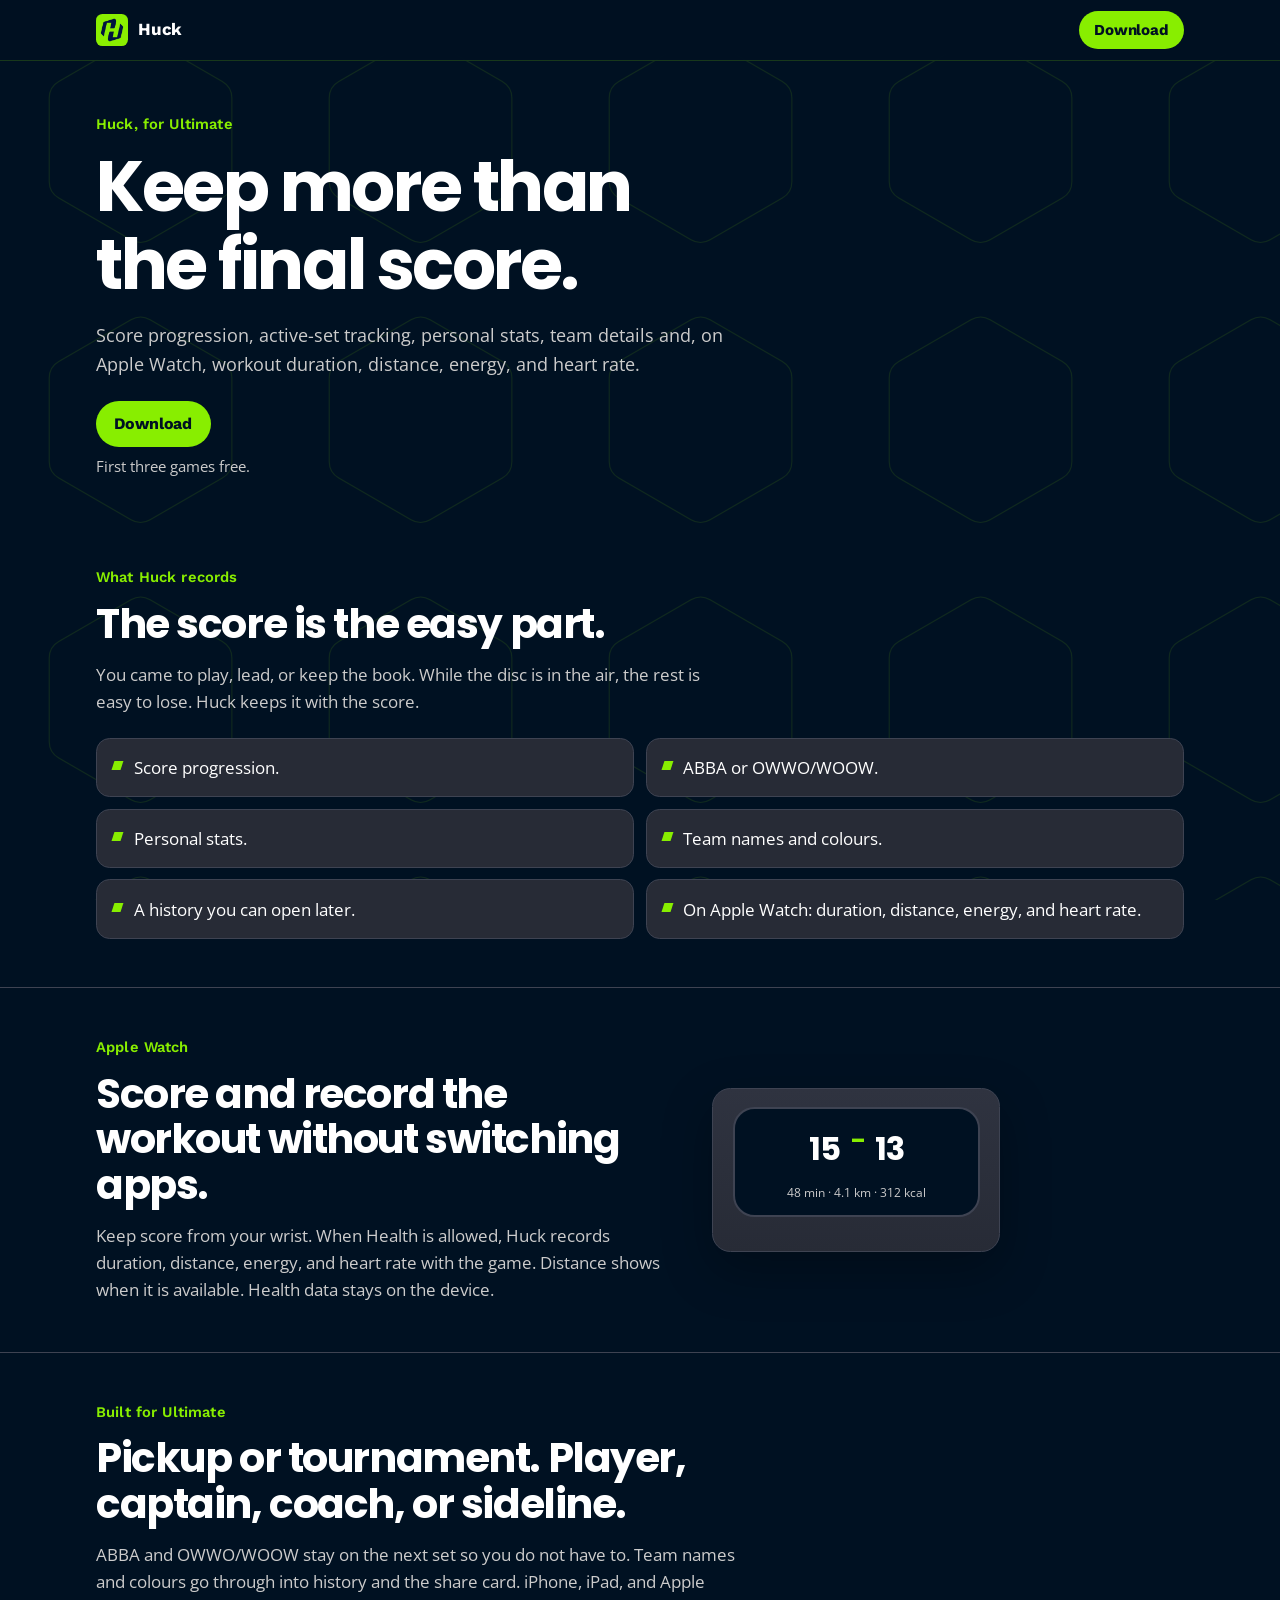
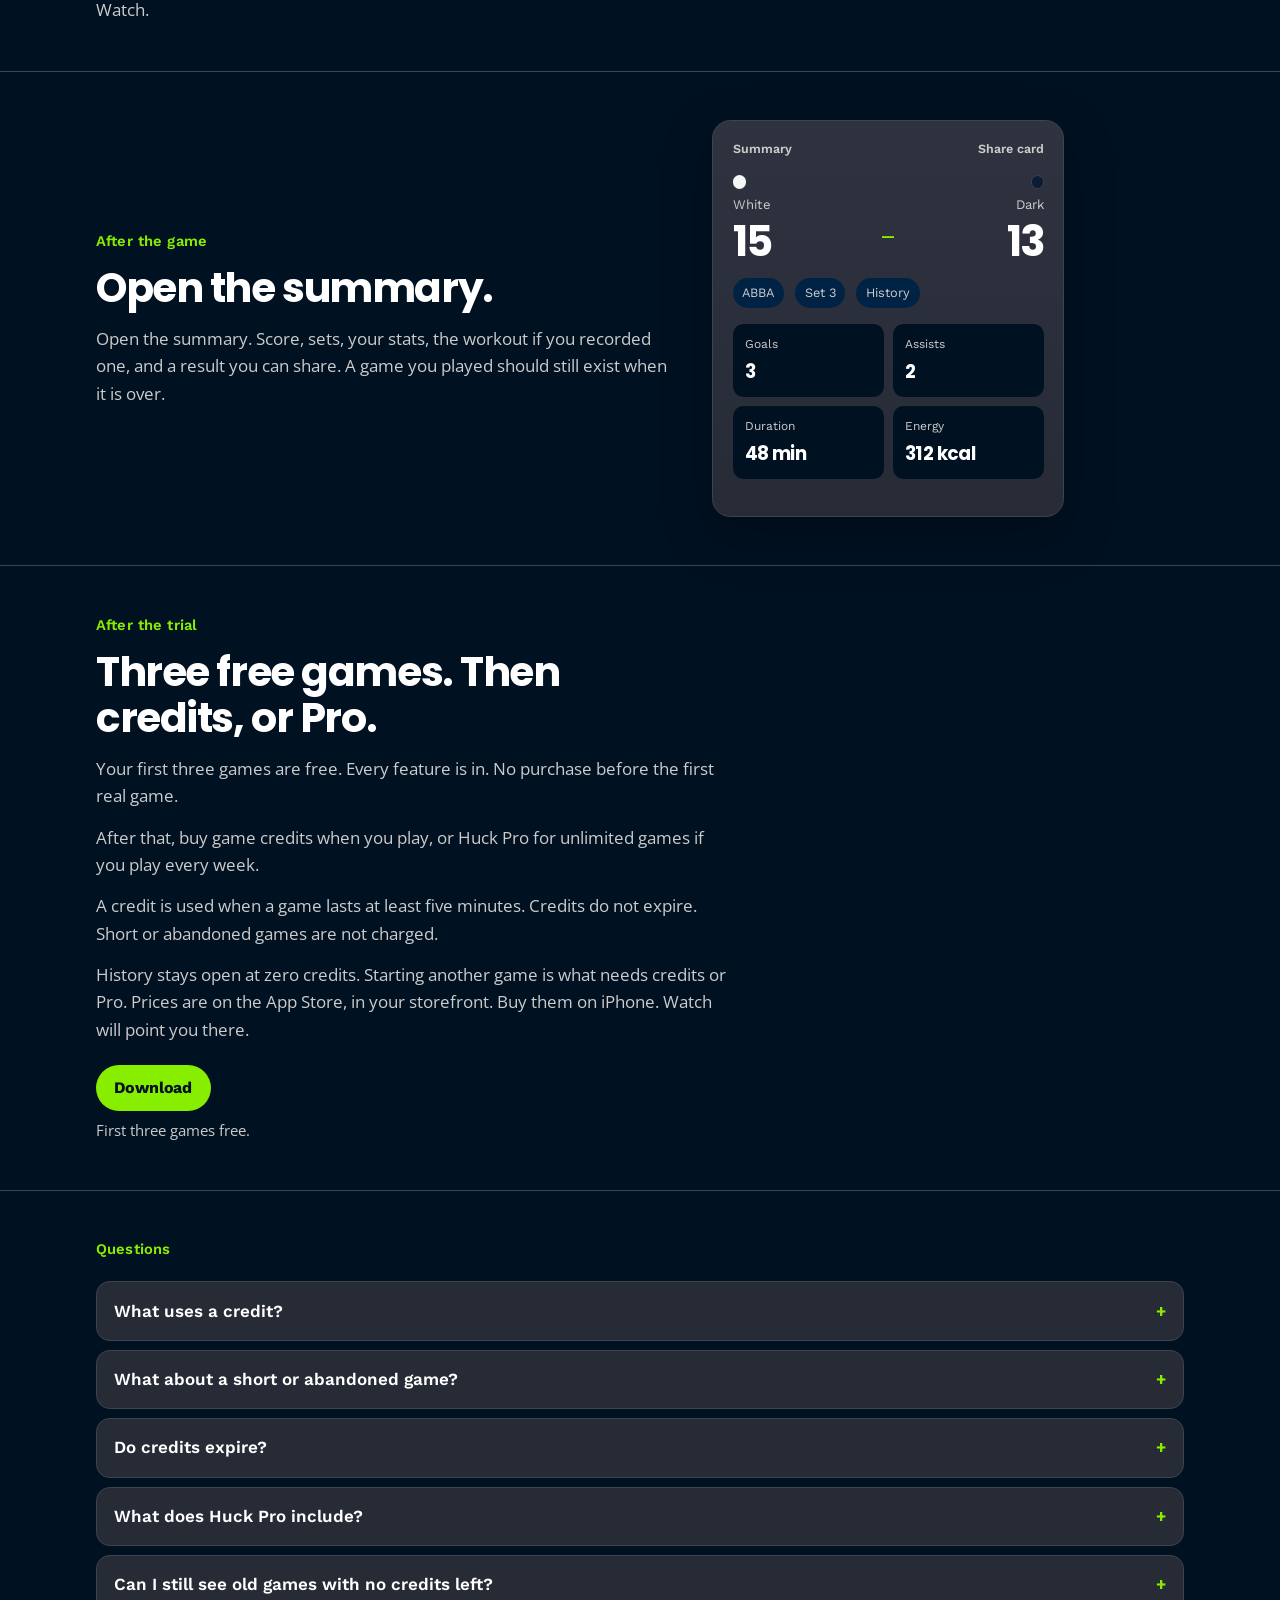
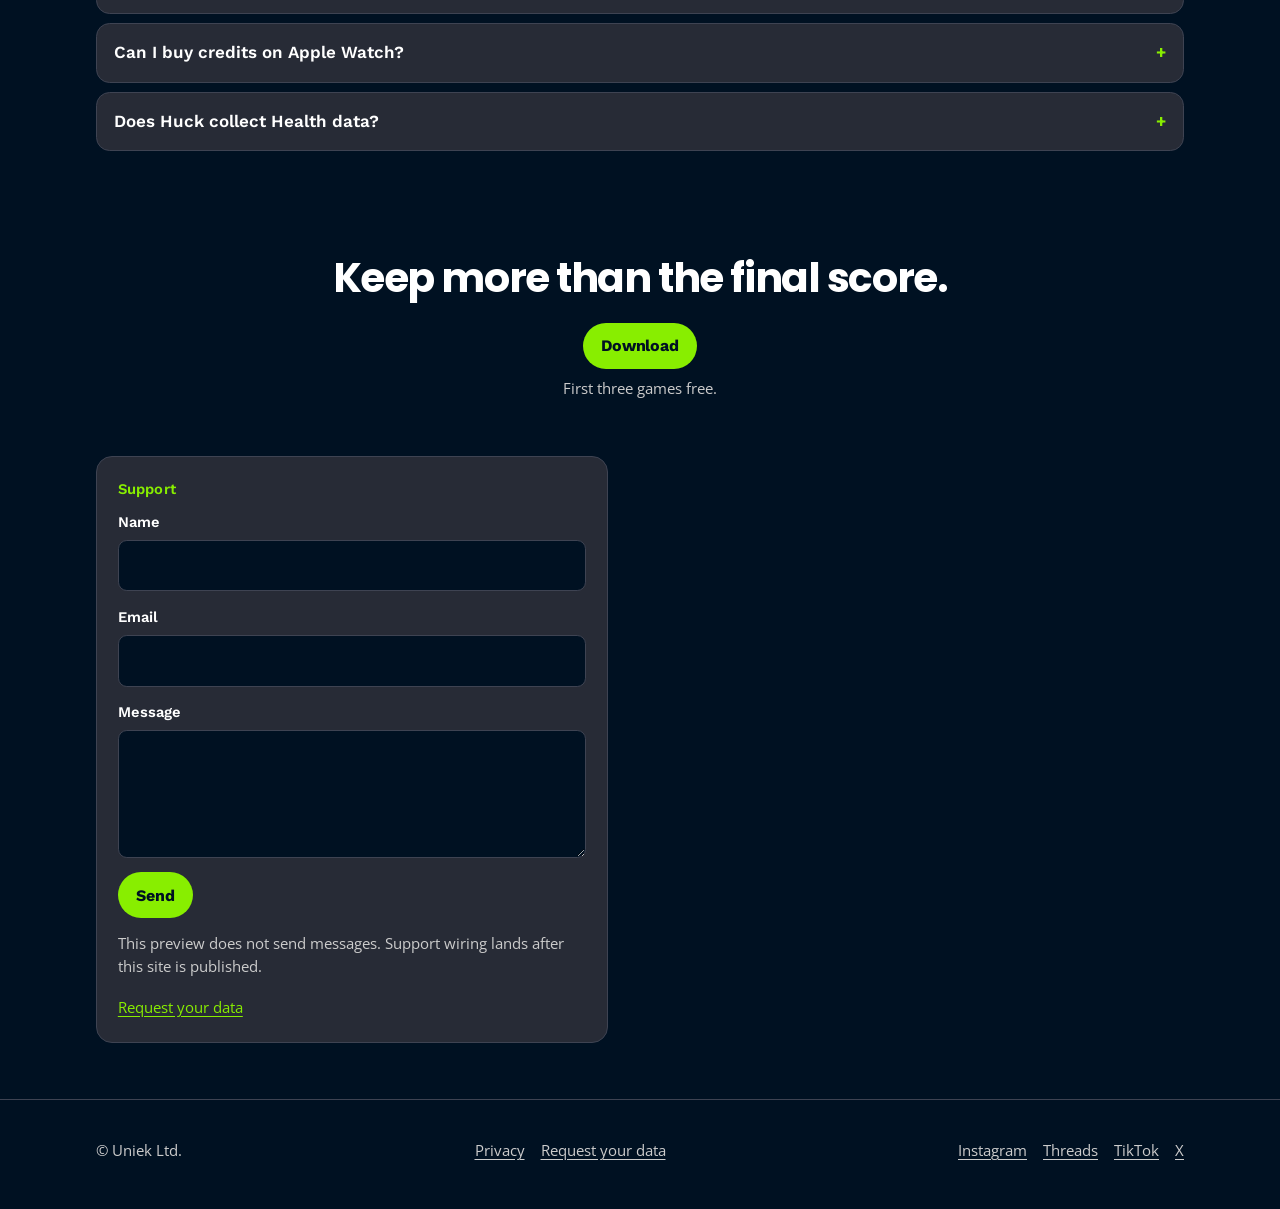
<file: index.html>
<!DOCTYPE html>
<html lang="en">
<head>
  <meta charset="utf-8">
  <meta name="viewport" content="width=device-width, initial-scale=1">
  <title>Huck</title>
  <meta name="description" content="Keep more than the final score. For Ultimate on iPhone, iPad, and Apple Watch. First three games free.">
  <meta name="theme-color" content="#001122">
  <meta property="og:title" content="Huck">
  <meta property="og:description" content="Keep more than the final score. For Ultimate on iPhone, iPad, and Apple Watch. First three games free.">
  <meta property="og:type" content="website">
  <meta property="og:image" content="assets/apple-touch-icon.png">
  <meta name="twitter:card" content="summary">
  <meta name="twitter:title" content="Huck">
  <meta name="twitter:description" content="Keep more than the final score. For Ultimate on iPhone, iPad, and Apple Watch. First three games free.">
  <link rel="icon" type="image/png" href="assets/favicon.png">
  <link rel="apple-touch-icon" href="assets/apple-touch-icon.png">
  <link rel="preconnect" href="https://fonts.googleapis.com">
  <link rel="preconnect" href="https://fonts.gstatic.com" crossorigin>
  <link rel="stylesheet" href="https://fonts.googleapis.com/css2?family=Open+Sans:ital,wght@0,400;0,600;1,400&family=Poppins:wght@600;700&family=Work+Sans:wght@500;600;700&display=swap">
  <link rel="stylesheet" href="css/styles.css">
</head>
<body>
  <a class="skip-link" href="#main">Skip to content</a>
  <header class="site-header">
    <div class="wrap">
      <a class="brand" href="./">
        <img src="assets/apple-touch-icon.png" width="32" height="32" alt="">
        Huck
      </a>
      <a class="button button-sm header-download" href="https://apps.apple.com/app/id6467775586">Download</a>
    </div>
  </header>

  <main id="main">
    <section class="hero">
      <div class="wrap">
        <p class="eyebrow">Huck, for Ultimate</p>
        <h1>Keep more than the final score.</h1>
        <p class="lede">Score progression, active-set tracking, personal stats, team details and, on Apple Watch, workout duration, distance, energy, and heart rate.</p>
        <p class="cta">
          <a class="button" href="https://apps.apple.com/app/id6467775586">Download</a>
          <span class="cta-note">First three games free.</span>
        </p>
      </div>
    </section>

    <section class="section" id="records">
      <div class="wrap">
        <p class="section-label">What Huck records</p>
        <h2>The score is the easy part.</h2>
        <div class="prose">
          <p>You came to play, lead, or keep the book. While the disc is in the air, the rest is easy to lose. Huck keeps it with the score.</p>
        </div>
        <ul class="record-list">
          <li>Score progression.</li>
          <li>ABBA or OWWO/WOOW.</li>
          <li>Personal stats.</li>
          <li>Team names and colours.</li>
          <li>A history you can open later.</li>
          <li>On Apple Watch: duration, distance, energy, and heart rate.</li>
        </ul>
      </div>
    </section>

    <section class="section" id="watch">
      <div class="wrap split">
        <div>
          <p class="section-label">Apple Watch</p>
          <h2>Score and record the workout without switching apps.</h2>
          <div class="prose">
            <p>Keep score from your wrist. When Health is allowed, Huck records duration, distance, energy, and heart rate with the game. Distance shows when it is available. Health data stays on the device.</p>
          </div>
        </div>
        <figure class="visual">
          <div class="watch-card" aria-hidden="true">
            <div class="watch-face">
              <div class="watch-score"><span>15</span><span class="score-sep">–</span><span>13</span></div>
              <p class="watch-metrics">48 min · 4.1 km · 312 kcal</p>
            </div>
          </div>
        </figure>
      </div>
    </section>

    <section class="section" id="ultimate">
      <div class="wrap">
        <p class="section-label">Built for Ultimate</p>
        <h2>Pickup or tournament. Player, captain, coach, or sideline.</h2>
        <div class="prose">
          <p>ABBA and OWWO/WOOW stay on the next set so you do not have to. Team names and colours go through into history and the share card. iPhone, iPad, and Apple Watch.</p>
        </div>
      </div>
    </section>

    <section class="section" id="summary">
      <div class="wrap split">
        <div>
          <p class="section-label">After the game</p>
          <h2>Open the summary.</h2>
          <div class="prose">
            <p>Open the summary. Score, sets, your stats, the workout if you recorded one, and a result you can share. A game you played should still exist when it is over.</p>
          </div>
        </div>
        <figure class="visual">
          <div class="share-card" role="img" aria-label="Placeholder summary card showing a 15–13 result, sets, personal stats, and a workout.">
            <p class="card-kicker"><span>Summary</span><span>Share card</span></p>
            <div class="teams">
              <div class="team">
                <span class="swatch swatch-white"></span>
                <span class="team-name">White</span>
                <span class="score">15</span>
              </div>
              <span class="score-sep">–</span>
              <div class="team team-away">
                <span class="swatch swatch-dark"></span>
                <span class="team-name">Dark</span>
                <span class="score">13</span>
              </div>
            </div>
            <div class="meta-row">
              <span class="pill">ABBA</span>
              <span class="pill">Set 3</span>
              <span class="pill">History</span>
            </div>
            <dl class="stat-grid">
              <div class="stat"><dt>Goals</dt><dd>3</dd></div>
              <div class="stat"><dt>Assists</dt><dd>2</dd></div>
              <div class="stat"><dt>Duration</dt><dd>48 min</dd></div>
              <div class="stat"><dt>Energy</dt><dd>312 kcal</dd></div>
            </dl>
          </div>
        </figure>
      </div>
    </section>

    <section class="section" id="trial">
      <div class="wrap">
        <p class="section-label">After the trial</p>
        <h2>Three free games. Then credits, or Pro.</h2>
        <div class="prose">
          <p>Your first three games are free. Every feature is in. No purchase before the first real game.</p>
          <p>After that, buy game credits when you play, or Huck Pro for unlimited games if you play every week.</p>
          <p>A credit is used when a game lasts at least five minutes. Credits do not expire. Short or abandoned games are not charged.</p>
          <p>History stays open at zero credits. Starting another game is what needs credits or Pro. Prices are on the App Store, in your storefront. Buy them on iPhone. Watch will point you there.</p>
        </div>
        <p class="cta">
          <a class="button" href="https://apps.apple.com/app/id6467775586">Download</a>
          <span class="cta-note">First three games free.</span>
        </p>
      </div>
    </section>

    <section class="section" id="questions">
      <div class="wrap">
        <h2 class="section-label">Questions</h2>
        <div class="faq">
          <details>
            <summary>What uses a credit?</summary>
            <p>A game that lasts at least five minutes.</p>
          </details>
          <details>
            <summary>What about a short or abandoned game?</summary>
            <p>It is not charged.</p>
          </details>
          <details>
            <summary>Do credits expire?</summary>
            <p>No.</p>
          </details>
          <details>
            <summary>What does Huck Pro include?</summary>
            <p>Unlimited games, and every feature, while the subscription is active. For weekly and league players.</p>
          </details>
          <details>
            <summary>Can I still see old games with no credits left?</summary>
            <p>Yes. History and summaries stay available. You need credits or Pro to start another game.</p>
          </details>
          <details>
            <summary>Can I buy credits on Apple Watch?</summary>
            <p>No. Watch points you to iPhone for prices.</p>
          </details>
          <details>
            <summary>Does Huck collect Health data?</summary>
            <p>No. Health stays on the device. Payments go through Apple.</p>
          </details>
        </div>
      </div>
    </section>

    <section class="close" id="download">
      <div class="wrap">
        <h2>Keep more than the final score.</h2>
        <p class="cta cta-center">
          <a class="button" href="https://apps.apple.com/app/id6467775586">Download</a>
          <span class="cta-note">First three games free.</span>
        </p>
      </div>
    </section>

    <section class="support" id="support">
      <div class="wrap">
        <div class="support-card">
          <h2 class="section-label">Support</h2>
          <form id="support-form" action="#" method="post">
            <label class="field">
              <span>Name</span>
              <input type="text" name="name" autocomplete="name">
            </label>
            <label class="field">
              <span>Email</span>
              <input type="email" name="email" autocomplete="email">
            </label>
            <label class="field">
              <span>Message</span>
              <textarea name="message"></textarea>
            </label>
            <button class="button" type="submit">Send</button>
            <p class="form-note" id="support-placeholder">This preview does not send messages. Support wiring lands after this site is published.</p>
            <p class="form-status" id="support-status" hidden role="status"></p>
          </form>
          <p class="data-request"><a href="mailto:privacy@gethuck.com">Request your data</a></p>
        </div>
      </div>
    </section>
  </main>

  <footer class="site-footer">
    <div class="wrap footer-row">
      <p>© Uniek Ltd.</p>
      <nav class="footer-links" aria-label="Footer">
        <a href="privacy/">Privacy</a>
        <a href="mailto:privacy@gethuck.com">Request your data</a>
      </nav>
      <nav class="socials" aria-label="Social">
        <a href="https://instagram.com/huckapp">Instagram</a>
        <a href="https://www.threads.net/huckapp">Threads</a>
        <a href="https://www.tiktok.com/@huckapp">TikTok</a>
        <a href="https://x.com/huck_app">X</a>
      </nav>
    </div>
  </footer>
  <script src="js/main.js"></script>
</body>
</html>
</file>
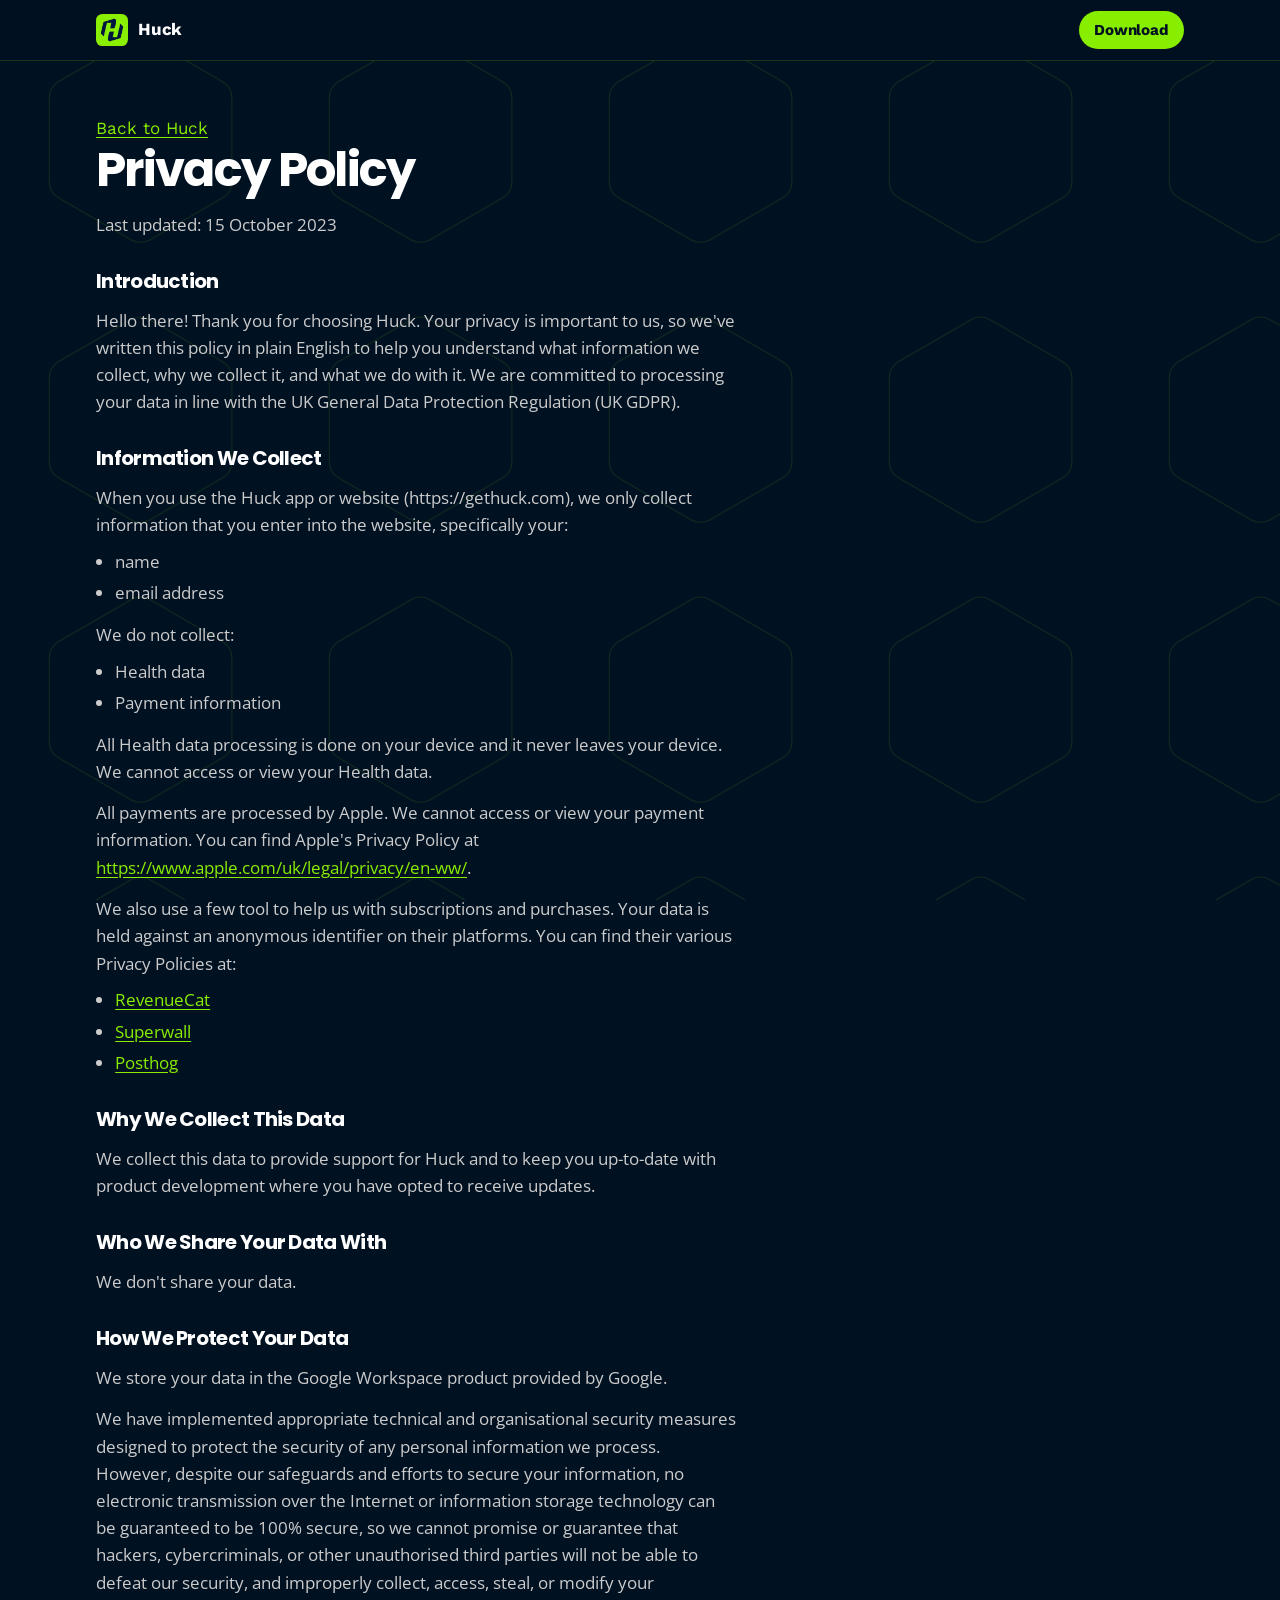
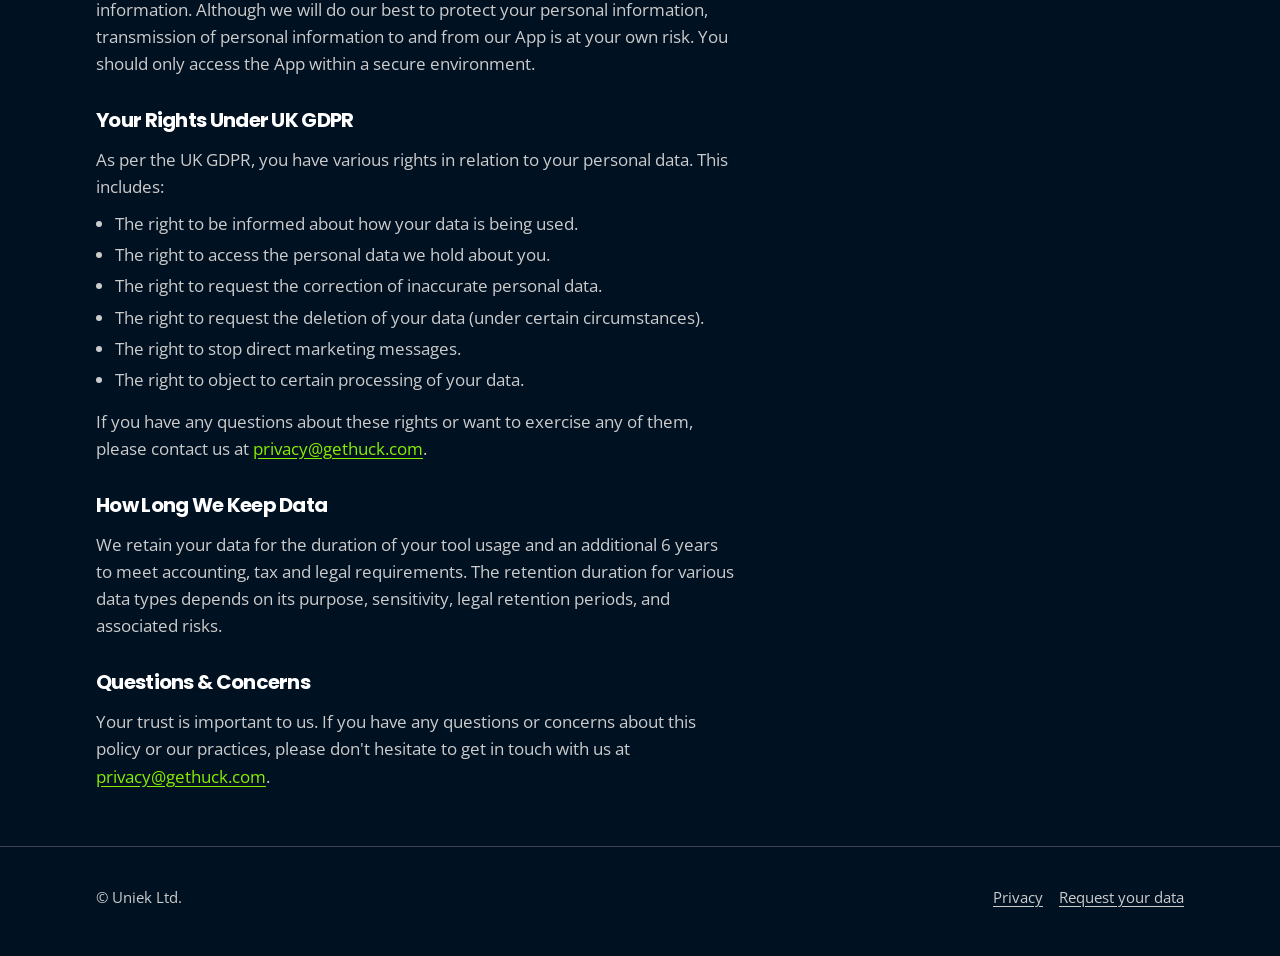
<file: privacy/index.html>
<!DOCTYPE html>
<html lang="en">
<head>
  <meta charset="utf-8">
  <meta name="viewport" content="width=device-width, initial-scale=1">
  <title>Privacy — Huck</title>
  <meta name="description" content="Huck privacy policy.">
  <meta name="theme-color" content="#001122">
  <link rel="icon" type="image/png" href="../assets/favicon.png">
  <link rel="apple-touch-icon" href="../assets/apple-touch-icon.png">
  <link rel="preconnect" href="https://fonts.googleapis.com">
  <link rel="preconnect" href="https://fonts.gstatic.com" crossorigin>
  <link rel="stylesheet" href="https://fonts.googleapis.com/css2?family=Open+Sans:ital,wght@0,400;0,600;1,400&family=Poppins:wght@600;700&family=Work+Sans:wght@500;600;700&display=swap">
  <link rel="stylesheet" href="../css/styles.css">
</head>
<body>
  <a class="skip-link" href="#main">Skip to content</a>
  <header class="site-header">
    <div class="wrap">
      <a class="brand" href="../">
        <img src="../assets/apple-touch-icon.png" width="32" height="32" alt="">
        Huck
      </a>
      <a class="button button-sm header-download" href="https://apps.apple.com/app/id6467775586">Download</a>
    </div>
  </header>

  <main id="main" class="privacy-page">
    <div class="wrap prose">
      <p class="back"><a href="../">Back to Huck</a></p>
      <h1>Privacy Policy</h1>
      <p class="updated">Last updated: 15 October 2023</p>

      <h2>Introduction</h2>
      <p>Hello there! Thank you for choosing Huck. Your privacy is important to us, so we've written this policy in plain English to help you understand what information we collect, why we collect it, and what we do with it. We are committed to processing your data in line with the UK General Data Protection Regulation (UK GDPR).</p>

      <h2>Information We Collect</h2>
      <p>When you use the Huck app or website (https://gethuck.com), we only collect information that you enter into the website, specifically your:</p>
      <ul>
        <li>name</li>
        <li>email address</li>
      </ul>
      <p>We do not collect:</p>
      <ul>
        <li>Health data</li>
        <li>Payment information</li>
      </ul>
      <p>All Health data processing is done on your device and it never leaves your device. We cannot access or view your Health data.</p>
      <p>All payments are processed by Apple. We cannot access or view your payment information. You can find Apple's Privacy Policy at <a href="https://www.apple.com/uk/legal/privacy/en-ww/">https://www.apple.com/uk/legal/privacy/en-ww/</a>.</p>
      <p>We also use a few tool to help us with subscriptions and purchases. Your data is held against an anonymous identifier on their platforms. You can find their various Privacy Policies at:</p>
      <ul>
        <li><a href="https://www.revenuecat.com/privacy/">RevenueCat</a></li>
        <li><a href="https://superwall.com/privacy">Superwall</a></li>
        <li><a href="https://posthog.com/privacy">Posthog</a></li>
      </ul>

      <h2>Why We Collect This Data</h2>
      <p>We collect this data to provide support for Huck and to keep you up-to-date with product development where you have opted to receive updates.</p>

      <h2>Who We Share Your Data With</h2>
      <p>We don't share your data.</p>

      <h2>How We Protect Your Data</h2>
      <p>We store your data in the Google Workspace product provided by Google.</p>
      <p>We have implemented appropriate technical and organisational security measures designed to protect the security of any personal information we process. However, despite our safeguards and efforts to secure your information, no electronic transmission over the Internet or information storage technology can be guaranteed to be 100% secure, so we cannot promise or guarantee that hackers, cybercriminals, or other unauthorised third parties will not be able to defeat our security, and improperly collect, access, steal, or modify your information. Although we will do our best to protect your personal information, transmission of personal information to and from our App is at your own risk. You should only access the App within a secure environment.</p>

      <h2>Your Rights Under UK GDPR</h2>
      <p>As per the UK GDPR, you have various rights in relation to your personal data. This includes:</p>
      <ul>
        <li>The right to be informed about how your data is being used.</li>
        <li>The right to access the personal data we hold about you.</li>
        <li>The right to request the correction of inaccurate personal data.</li>
        <li>The right to request the deletion of your data (under certain circumstances).</li>
        <li>The right to stop direct marketing messages.</li>
        <li>The right to object to certain processing of your data.</li>
      </ul>
      <p>If you have any questions about these rights or want to exercise any of them, please contact us at <a href="mailto:privacy@gethuck.com">privacy@gethuck.com</a>.</p>

      <h2>How Long We Keep Data</h2>
      <p>We retain your data for the duration of your tool usage and an additional 6 years to meet accounting, tax and legal requirements. The retention duration for various data types depends on its purpose, sensitivity, legal retention periods, and associated risks.</p>

      <h2>Questions &amp; Concerns</h2>
      <p>Your trust is important to us. If you have any questions or concerns about this policy or our practices, please don't hesitate to get in touch with us at <a href="mailto:privacy@gethuck.com">privacy@gethuck.com</a>.</p>
    </div>
  </main>

  <footer class="site-footer">
    <div class="wrap footer-row">
      <p>© Uniek Ltd.</p>
      <nav class="footer-links" aria-label="Footer">
        <a href="./">Privacy</a>
        <a href="mailto:privacy@gethuck.com">Request your data</a>
      </nav>
    </div>
  </footer>
</body>
</html>
</file>
<file: css/styles.css>
:root {
  --navy: #001122;
  --navy-mid: #002244;
  --lime: #88ee00;
  --surface: #272b36;
  --surface-2: #2f3340;
  --surface-3: #3e4352;
  --text: #ffffff;
  --muted: #cccccc;
  --font-display: "Poppins", "Work Sans", system-ui, sans-serif;
  --font-ui: "Work Sans", system-ui, sans-serif;
  --font-body: "Open Sans", system-ui, sans-serif;
  --measure: 40rem;
  --wide: 68rem;
  --radius: 0.85rem;
  --gap: 1.25rem;
}

*,
*::before,
*::after {
  box-sizing: border-box;
}

html {
  scroll-behavior: smooth;
}

html:focus-within {
  scroll-behavior: smooth;
}

@media (prefers-reduced-motion: reduce) {
  html,
  html:focus-within {
    scroll-behavior: auto;
  }

  *,
  *::before,
  *::after {
    animation-duration: 0.01ms !important;
    animation-iteration-count: 1 !important;
    transition-duration: 0.01ms !important;
  }
}

body {
  margin: 0;
  min-width: 320px;
  color: var(--text);
  background-color: var(--navy);
  background-image: url("data:image/svg+xml;charset=utf8,%3Csvg xmlns='http://www.w3.org/2000/svg' viewBox='0 0 512 512' width='512' height='512' preserveAspectRatio='none'%3E%3Cpath fill='none' stroke='rgba(136,238,0,0.11)' stroke-width='2' stroke-linecap='round' stroke-linejoin='round' d='M424 331.8c0 12.5-6.7 24.1-17.5 30.3l-132 76.2c-10.8 6.3-24.2 6.3-35 0l-132-76.2C96.7 355.8 90 344.3 90 331.8V179.2c0-12.5 6.7-24.1 17.5-30.3l132-76.2c10.8-6.3 24.2-6.3 35 0l132 76.2c10.8 6.3 17.5 17.8 17.5 30.3V331.8z'/%3E%3C/svg%3E");
  background-size: 280px;
  background-attachment: fixed;
  font-family: var(--font-body);
  font-size: 1.0625rem;
  line-height: 1.6;
}

img {
  max-width: 100%;
  height: auto;
}

a {
  color: var(--lime);
  text-underline-offset: 0.18em;
}

a:hover {
  color: #b6ff4a;
}

:focus {
  outline: none;
}

:focus-visible {
  outline: 2px solid var(--lime);
  outline-offset: 3px;
}

.skip-link {
  position: absolute;
  left: 0.75rem;
  top: -4rem;
  z-index: 100;
  padding: 0.6rem 0.9rem;
  background: var(--lime);
  color: var(--navy);
  font-family: var(--font-ui);
  font-weight: 600;
  text-decoration: none;
}

.skip-link:focus {
  top: 0.75rem;
}

.wrap {
  width: min(var(--wide), calc(100% - 2rem));
  margin-inline: auto;
}

.site-header {
  position: sticky;
  top: 0;
  z-index: 20;
  background: rgba(0, 17, 34, 0.92);
  backdrop-filter: blur(12px);
  border-bottom: 1px solid rgba(136, 238, 0, 0.18);
}

.site-header .wrap {
  display: flex;
  align-items: center;
  justify-content: space-between;
  gap: 1rem;
  min-height: 3.75rem;
}

.brand {
  display: inline-flex;
  align-items: center;
  gap: 0.65rem;
  color: var(--text);
  text-decoration: none;
  font-family: var(--font-ui);
  font-weight: 700;
  letter-spacing: -0.02em;
}

.brand img {
  width: 2rem;
  height: 2rem;
  border-radius: 0.4rem;
}

.header-download {
  flex-shrink: 0;
}

.button {
  display: inline-flex;
  align-items: center;
  justify-content: center;
  min-height: 2.85rem;
  padding: 0.55rem 1.15rem;
  border: 0;
  border-radius: 999px;
  background: var(--lime);
  color: var(--navy);
  font-family: var(--font-ui);
  font-size: 1rem;
  font-weight: 700;
  letter-spacing: -0.01em;
  text-decoration: none;
  cursor: pointer;
}

.button:hover {
  color: var(--navy);
  background: #b6ff4a;
}

.button-sm {
  min-height: 2.35rem;
  padding: 0.4rem 0.95rem;
  font-size: 0.95rem;
}

.cta {
  display: flex;
  flex-direction: column;
  align-items: flex-start;
  gap: 0.45rem;
  margin: 1.4rem 0 0;
}

.cta-center {
  align-items: center;
}

.cta-note {
  color: var(--muted);
  font-size: 0.95rem;
}

.hero {
  padding: 3.25rem 0 2.5rem;
}

.eyebrow,
.section-label {
  margin: 0 0 0.7rem;
  color: var(--lime);
  font-family: var(--font-ui);
  font-size: 0.92rem;
  font-weight: 600;
  letter-spacing: 0.01em;
}

h1,
h2 {
  margin: 0;
  font-family: var(--font-display);
  font-weight: 700;
  letter-spacing: -0.035em;
  line-height: 1.12;
}

h1 {
  max-width: 14ch;
  font-size: clamp(2.35rem, 7vw, 4.35rem);
}

h2 {
  max-width: 22ch;
  font-size: clamp(1.7rem, 4.4vw, 2.55rem);
}

h2.section-label {
  max-width: none;
  letter-spacing: 0.01em;
  line-height: 1.4;
}

.lede,
.prose p {
  max-width: var(--measure);
  color: var(--muted);
}

.lede {
  margin: 1.1rem 0 0;
  font-size: 1.125rem;
}

.section {
  padding: 3rem 0;
}

.section + .section {
  border-top: 1px solid var(--surface-3);
}

.prose p {
  margin: 0.9rem 0 0;
}

.record-list {
  display: grid;
  gap: 0.7rem;
  margin: 1.4rem 0 0;
  padding: 0;
  list-style: none;
}

@media (min-width: 720px) {
  .record-list {
    grid-template-columns: 1fr 1fr;
  }
}

.record-list li {
  display: flex;
  gap: 0.75rem;
  align-items: flex-start;
  padding: 0.95rem 1rem;
  background: var(--surface);
  border: 1px solid var(--surface-3);
  border-radius: var(--radius);
}

.record-list li::before {
  content: "";
  flex: 0 0 0.55rem;
  width: 0.55rem;
  height: 0.55rem;
  margin-top: 0.45rem;
  background: var(--lime);
  transform: skewX(-18deg);
}

.split {
  display: grid;
  gap: 1.5rem;
  align-items: center;
}

@media (min-width: 860px) {
  .split {
    grid-template-columns: minmax(0, 1.1fr) minmax(16rem, 0.9fr);
    gap: 2.5rem;
  }

  .split-reverse {
    grid-template-columns: minmax(16rem, 0.9fr) minmax(0, 1.1fr);
  }

  .split-reverse .visual {
    order: -1;
  }
}

.visual {
  margin: 0;
}

.share-card,
.watch-card {
  padding: 1.15rem 1.2rem 1.25rem;
  background: linear-gradient(180deg, var(--surface-2), var(--surface));
  border: 1px solid var(--surface-3);
  border-radius: 1.15rem;
  box-shadow: 0 18px 50px rgba(0, 0, 0, 0.28);
}

.share-card {
  max-width: 22rem;
}

.card-kicker {
  display: flex;
  align-items: center;
  justify-content: space-between;
  margin: 0 0 1rem;
  color: var(--muted);
  font-family: var(--font-ui);
  font-size: 0.78rem;
  font-weight: 600;
}

.teams {
  display: grid;
  grid-template-columns: 1fr auto 1fr;
  gap: 0.5rem;
  align-items: end;
}

.team {
  display: flex;
  flex-direction: column;
  gap: 0.35rem;
}

.team-away {
  text-align: right;
  align-items: flex-end;
}

.swatch {
  width: 0.85rem;
  height: 0.85rem;
  border-radius: 999px;
}

.swatch-white {
  background: #f4f6f8;
}

.swatch-dark {
  background: #0b1c33;
  box-shadow: inset 0 0 0 1px var(--surface-3);
}

.team-name {
  color: var(--muted);
  font-family: var(--font-ui);
  font-size: 0.82rem;
}

.score {
  font-family: var(--font-display);
  font-size: 2.6rem;
  font-weight: 700;
  letter-spacing: -0.04em;
  line-height: 1;
}

.score-sep {
  padding-bottom: 0.35rem;
  color: var(--lime);
  font-family: var(--font-display);
  font-size: 1.4rem;
}

.meta-row,
.stat-grid {
  display: flex;
  flex-wrap: wrap;
  gap: 0.45rem 0.7rem;
  margin-top: 1rem;
}

.pill {
  padding: 0.28rem 0.6rem;
  background: var(--navy-mid);
  border-radius: 999px;
  color: var(--muted);
  font-family: var(--font-ui);
  font-size: 0.8rem;
}

.stat-grid {
  display: grid;
  grid-template-columns: 1fr 1fr;
  gap: 0.55rem;
}

.stat {
  padding: 0.7rem 0.75rem;
  background: var(--navy);
  border-radius: 0.65rem;
}

.stat dt {
  margin: 0;
  color: var(--muted);
  font-family: var(--font-ui);
  font-size: 0.75rem;
}

.stat dd {
  margin: 0.15rem 0 0;
  font-family: var(--font-display);
  font-size: 1.15rem;
  font-weight: 700;
  letter-spacing: -0.03em;
}

.watch-card {
  max-width: 18rem;
  text-align: center;
}

.watch-face {
  margin: 0 auto 0.85rem;
  padding: 0.9rem 0.7rem 0.75rem;
  background: var(--navy);
  border: 2px solid var(--surface-3);
  border-radius: 1.35rem;
}

.watch-score {
  display: flex;
  justify-content: center;
  gap: 0.65rem;
  font-family: var(--font-display);
  font-size: 2rem;
  font-weight: 700;
  letter-spacing: -0.04em;
}

.watch-metrics {
  margin: 0.55rem 0 0;
  color: var(--muted);
  font-size: 0.78rem;
}

.faq {
  display: grid;
  gap: 0.55rem;
  margin-top: 1.35rem;
}

.faq details {
  background: var(--surface);
  border: 1px solid var(--surface-3);
  border-radius: var(--radius);
}

.faq summary {
  cursor: pointer;
  list-style: none;
  padding: 0.95rem 1.05rem;
  font-family: var(--font-ui);
  font-weight: 600;
}

.faq summary::-webkit-details-marker {
  display: none;
}

.faq summary::after {
  content: "+";
  float: right;
  color: var(--lime);
  font-weight: 700;
}

.faq details[open] summary::after {
  content: "–";
}

.faq details p {
  margin: 0;
  padding: 0 1.05rem 1.05rem;
  color: var(--muted);
}

.close {
  padding: 3.5rem 0;
  text-align: center;
}

.close h2 {
  max-width: none;
}

.support {
  padding: 0 0 3.5rem;
}

.support-card {
  max-width: 32rem;
  padding: 1.35rem 1.3rem 1.45rem;
  background: var(--surface);
  border: 1px solid var(--surface-3);
  border-radius: 1rem;
}

.field {
  display: flex;
  flex-direction: column;
  gap: 0.35rem;
  margin-bottom: 0.9rem;
}

.field span {
  font-family: var(--font-ui);
  font-size: 0.92rem;
  font-weight: 600;
}

input,
textarea {
  width: 100%;
  padding: 0.7rem 0.8rem;
  border: 1px solid var(--surface-3);
  border-radius: 0.55rem;
  background: var(--navy);
  color: var(--text);
  font: inherit;
}

textarea {
  min-height: 8rem;
  resize: vertical;
}

.form-note {
  margin: 0.85rem 0 0;
  color: var(--muted);
  font-size: 0.92rem;
}

.form-note[hidden] {
  display: none;
}

.form-status {
  margin: 0.75rem 0 0;
  color: var(--lime);
  font-family: var(--font-ui);
  font-weight: 600;
}

.form-status[hidden] {
  display: none;
}

.data-request {
  margin: 1rem 0 0;
  font-size: 0.95rem;
}

.site-footer {
  padding: 1.5rem 0 2rem;
  border-top: 1px solid var(--surface-3);
  color: var(--muted);
  font-size: 0.92rem;
}

.footer-row {
  display: flex;
  flex-wrap: wrap;
  gap: 0.75rem 1.25rem;
  align-items: center;
  justify-content: space-between;
}

.footer-links,
.socials {
  display: flex;
  flex-wrap: wrap;
  gap: 0.7rem 1rem;
}

.socials a,
.footer-links a {
  color: var(--muted);
}

.socials a:hover,
.footer-links a:hover {
  color: var(--lime);
}

.privacy-page {
  padding: 2.5rem 0 3.5rem;
}

.privacy-page h1 {
  max-width: 18ch;
  font-size: clamp(2rem, 5vw, 3rem);
}

.updated {
  margin: 0.8rem 0 1.6rem;
  color: var(--muted);
}

.privacy-page h2 {
  margin: 2rem 0 0.7rem;
  max-width: none;
  font-size: 1.25rem;
}

.privacy-page ul {
  margin: 0.6rem 0;
  padding-left: 1.2rem;
  color: var(--muted);
}

.privacy-page li + li {
  margin-top: 0.25rem;
}

.back {
  margin: 0 0 1.25rem;
  font-family: var(--font-ui);
}
</file>
